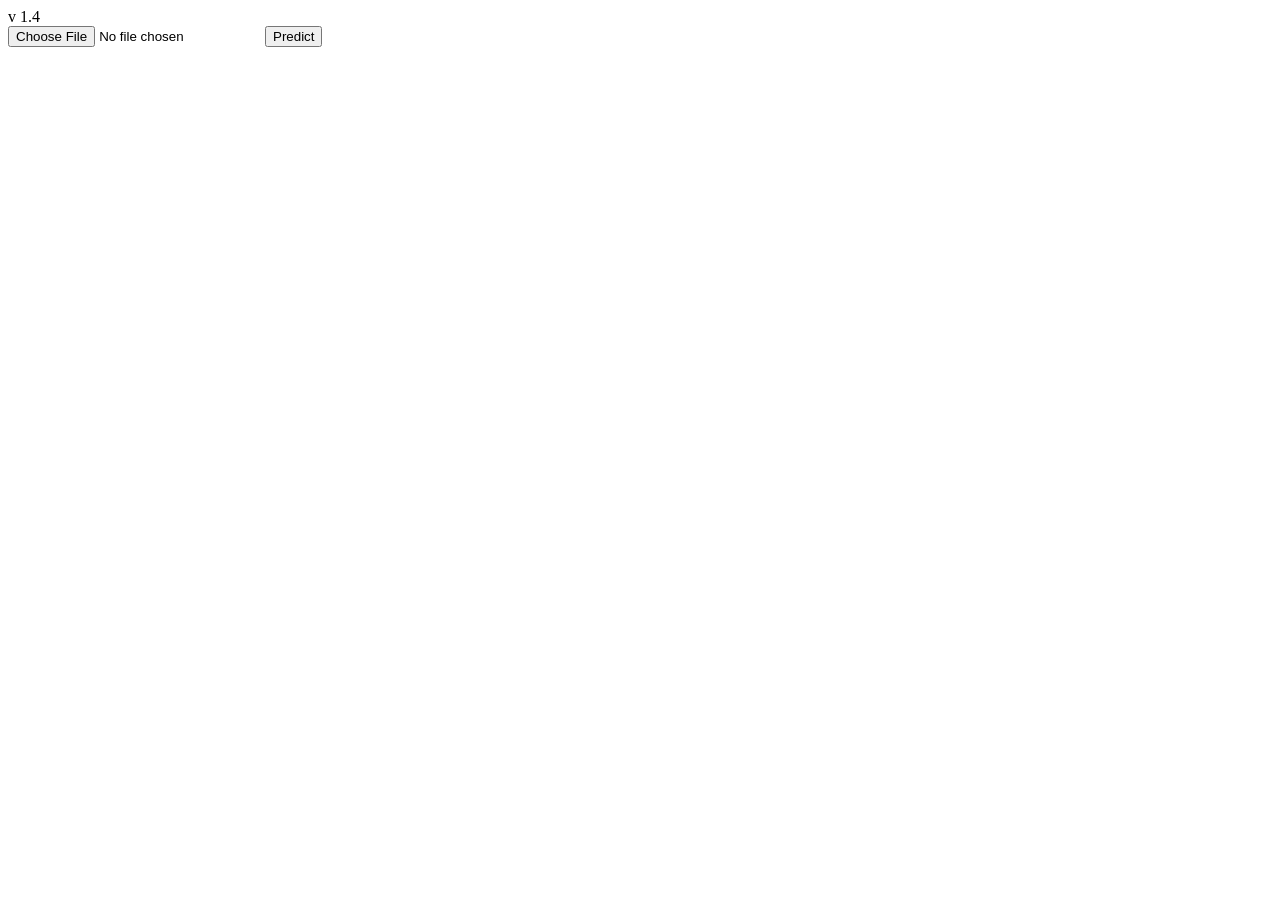
<file: static/index.html>
<html>
    <head>
        <script>
            const API_URL = "/predict"
        </script>        
    </head>
    <body>
        <div>v 1.4</div>
        <form id="form-1">
            <input type="file" id="file-input" accept="image/*" required />
            <button>Predict</button>
        </form>

        <script>
            const form = document.querySelector("#form-1");
            const fileInput = document.querySelector("#file-input");

            

            form.addEventListener("submit", async (event) => {
                event.preventDefault();
                const file = fileInput.files[0];
                if (!file) return;
                const formData = new FormData();
                formData.append("file", file);

                const response = await fetch(API_URL, {
                    method: "POST",
                    body: formData
                });

                let data = await response.json();
                console.log(data);
            })
        </script>
    </body>
</html>
</file>
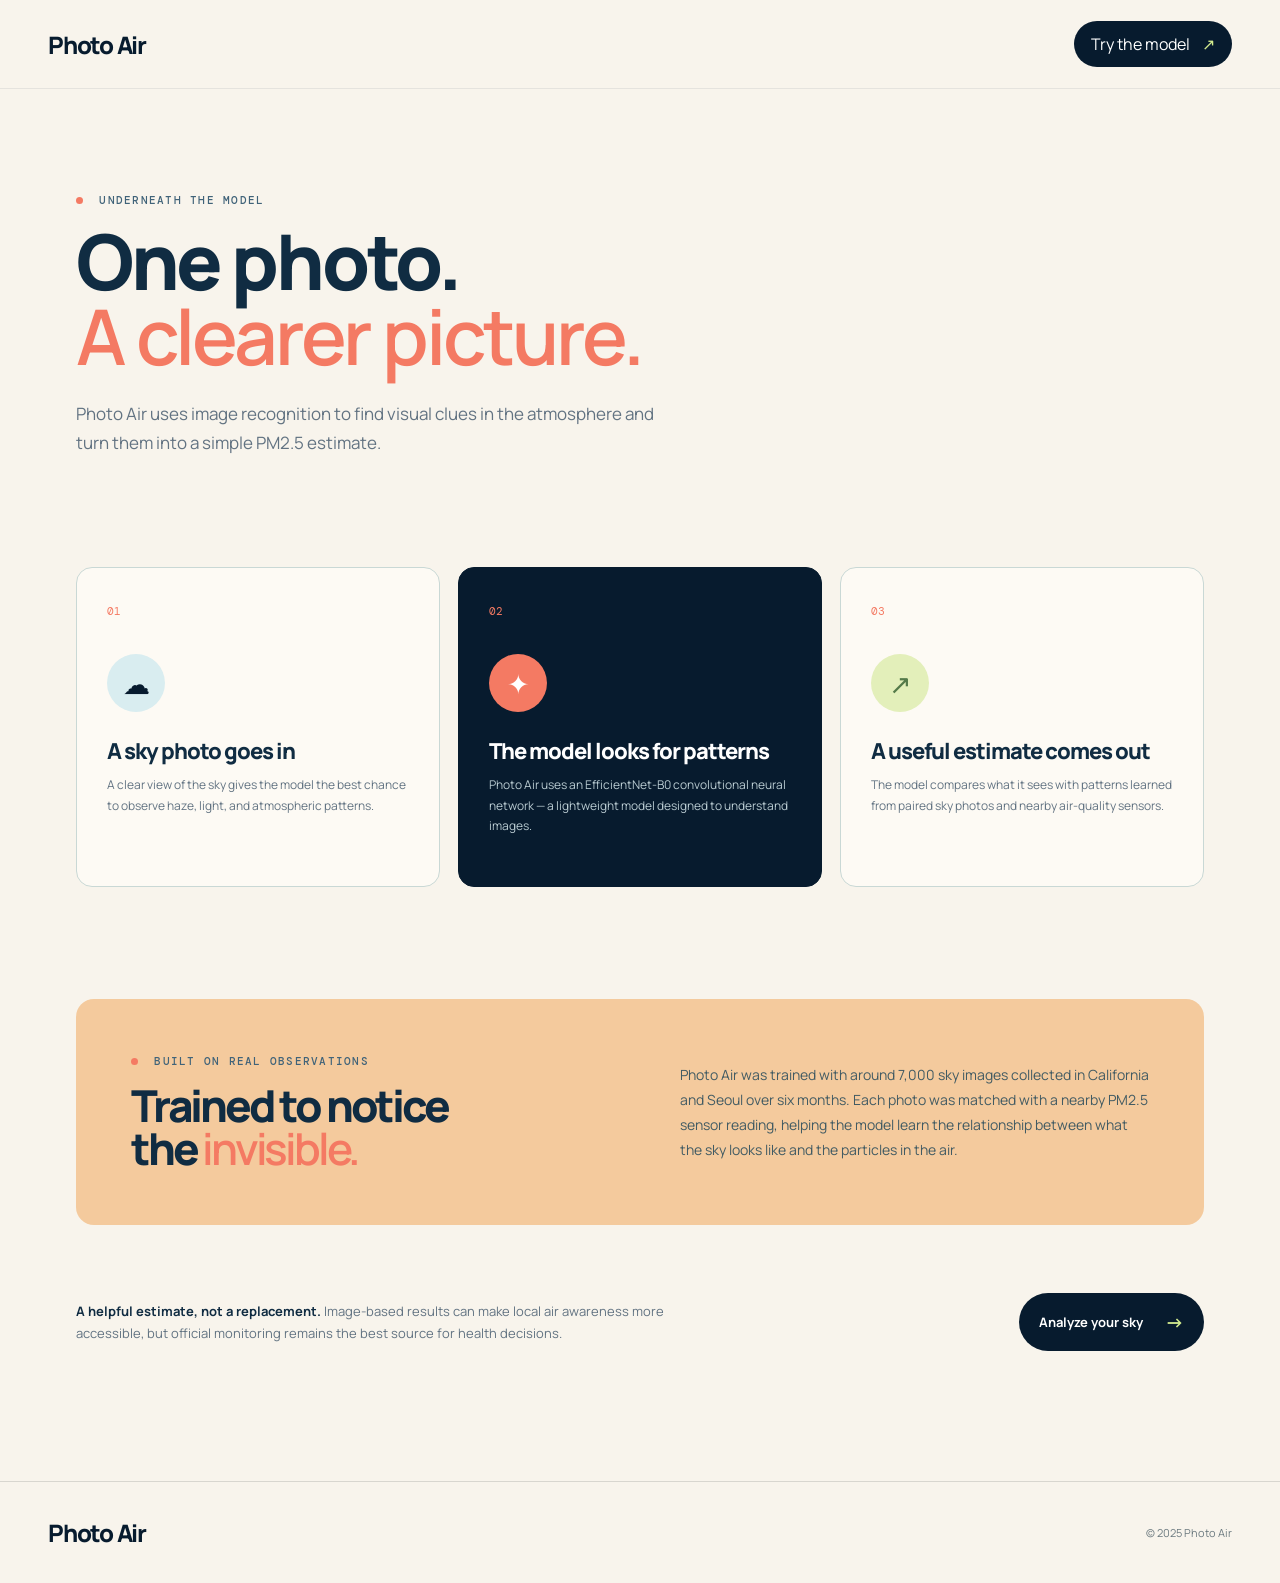
<file: static/approach.html>
<!doctype html>
<html lang="en">
  <head>
    <meta charset="UTF-8" />
    <meta name="viewport" content="width=device-width, initial-scale=1.0" />
    <title>Photo Air..</title>
    <link rel="icon" type="image/svg+xml" href="favicon.svg" />
    <link rel="preconnect" href="https://fonts.googleapis.com" />
    <link rel="preconnect" href="https://fonts.gstatic.com" crossorigin />
    <link href="https://fonts.googleapis.com/css2?family=DM+Mono:wght@400;500&family=Manrope:wght@400;500;600;700;800&display=swap" rel="stylesheet" />
    <link rel="stylesheet" href="styles.css" />
  </head>
  <body class="approach-page">
    <header class="site-header"><a class="brand" href="index.html">Photo Air</a><a class="nav-cta" href="index.html#upload">Try the model <span>↗</span></a></header>
    <main>
      <section class="approach-hero">
        <p class="eyebrow"><i></i> Underneath the model</p>
        <h1>One photo.<br /><em>A clearer picture.</em></h1>
        <p>Photo Air uses image recognition to find visual clues in the atmosphere and turn them into a simple PM2.5 estimate.</p>
      </section>
      <section class="approach-flow">
        <article><span>01</span><div class="flow-icon sky-icon">☁</div><h2>A sky photo goes in</h2><p>A clear view of the sky gives the model the best chance to observe haze, light, and atmospheric patterns.</p></article>
        <article><span>02</span><div class="flow-icon network-icon">✦</div><h2>The model looks for patterns</h2><p>Photo Air uses an EfficientNet-B0 convolutional neural network — a lightweight model designed to understand images.</p></article>
        <article><span>03</span><div class="flow-icon result-icon">↗</div><h2>A useful estimate comes out</h2><p>The model compares what it sees with patterns learned from paired sky photos and nearby air-quality sensors.</p></article>
      </section>
      <section class="approach-data"><div><p class="eyebrow"><i></i> Built on real observations</p><h2>Trained to notice<br />the <em>invisible.</em></h2></div><p>Photo Air was trained with around 7,000 sky images collected in California and Seoul over six months. Each photo was matched with a nearby PM2.5 sensor reading, helping the model learn the relationship between what the sky looks like and the particles in the air.</p></section>
      <section class="approach-note"><p><strong>A helpful estimate, not a replacement.</strong> Image-based results can make local air awareness more accessible, but official monitoring remains the best source for health decisions.</p><a class="button button-primary" href="index.html#upload">Analyze your sky <span>→</span></a></section>
    </main>
    <footer><a class="brand" href="index.html">Photo Air</a><p>© 2025 Photo Air</p></footer>
  </body>
</html>
</file>
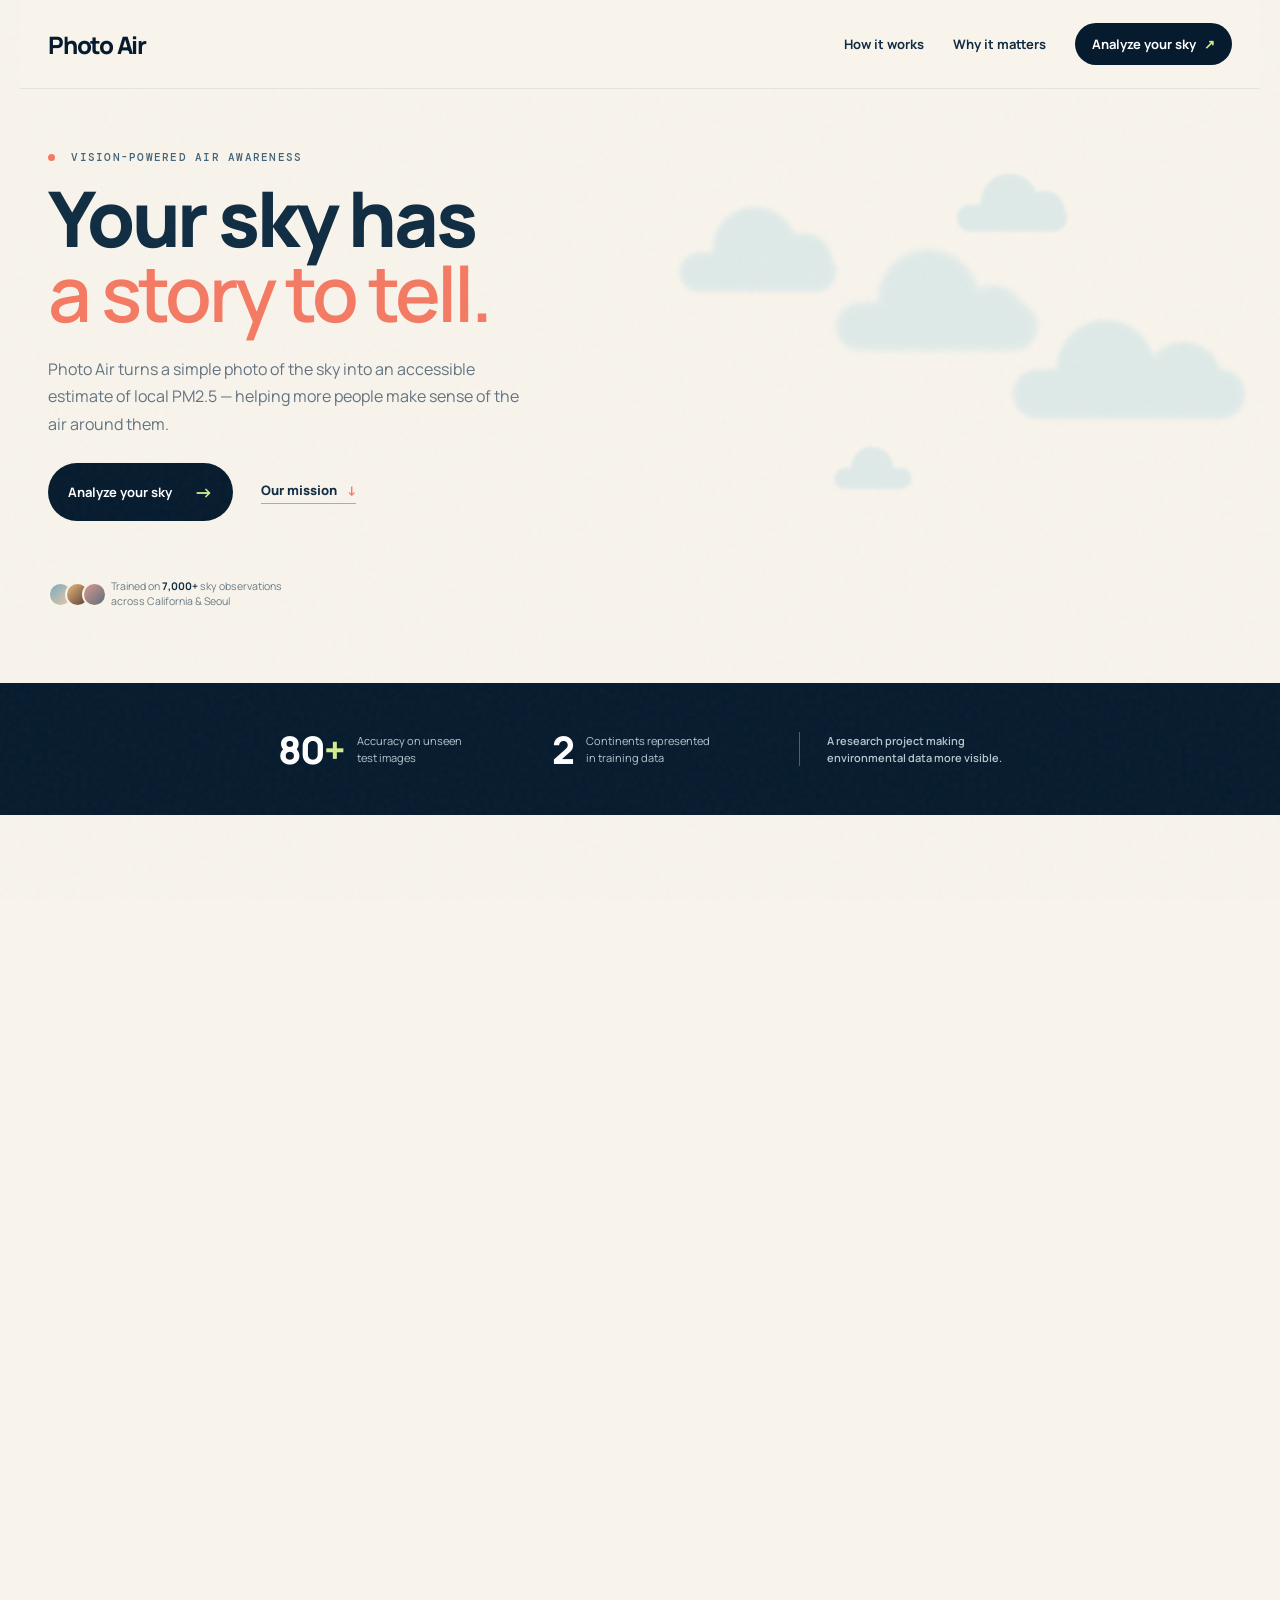
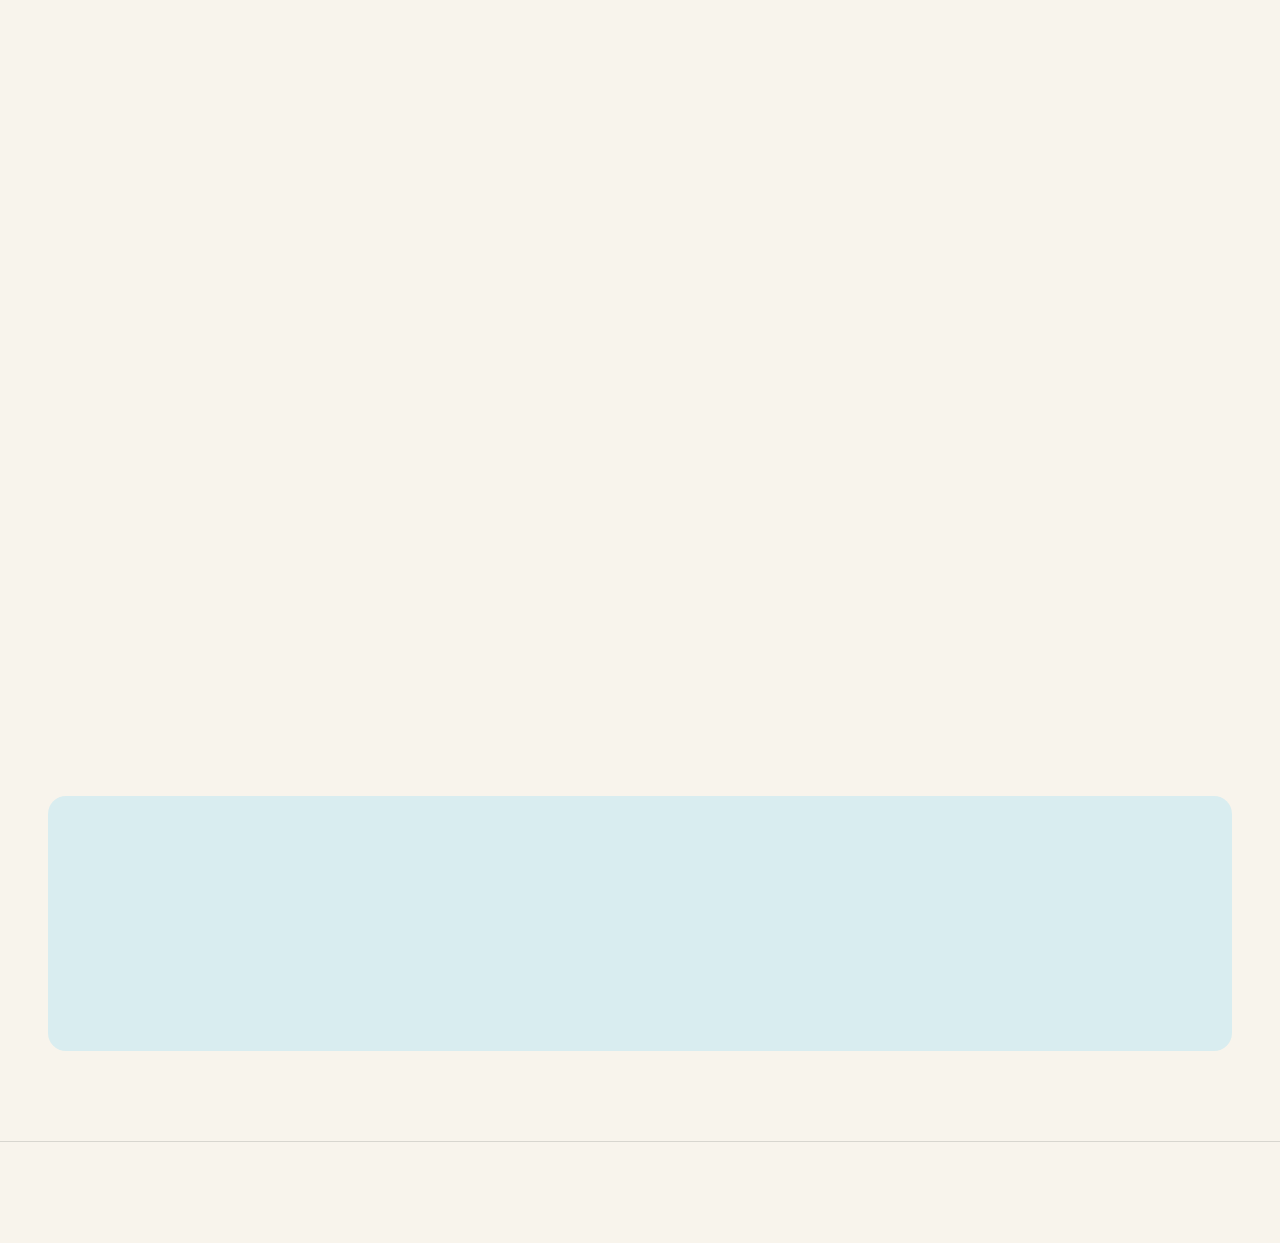
<file: static/index2.html>
<!doctype html>
<html lang="en">
  <head>
    <meta charset="UTF-8" />
    <meta name="viewport" content="width=device-width, initial-scale=1.0" />
    <meta name="theme-color" content="#071b2e" />
    <title>Photo Air</title>
    <link rel="icon" type="image/svg+xml" href="favicon.svg" />
    <link rel="preconnect" href="https://fonts.googleapis.com" />
    <link rel="preconnect" href="https://fonts.gstatic.com" crossorigin />
    <link href="https://fonts.googleapis.com/css2?family=DM+Mono:wght@400;500&family=Manrope:wght@400;500;600;700;800&display=swap" rel="stylesheet" />
    <link rel="stylesheet" href="styles.css" />
  </head>
  <body>
    <div class="noise"></div>
    <header class="site-header">
      <a class="brand" href="#top" aria-label="Photo Air home">Photo Air</a>
      <nav aria-label="Main navigation">
        <a href="#how-it-works">How it works</a>
        <a href="#why-it-matters">Why it matters</a>
        <a href="#upload" class="nav-cta">Analyze your sky <span>↗</span></a>
      </nav>
    </header>

    <main id="top">
      <section class="hero">
        <div class="hero-copy">
          <p class="eyebrow"><i></i> Vision-powered air awareness</p>
          <h1>Your sky has<br /><em>a story to tell.</em></h1>
          <p class="hero-text">Photo Air turns a simple photo of the sky into an accessible estimate of local PM2.5 — helping more people make sense of the air around them.</p>
          <div class="hero-actions">
            <a class="button button-primary" href="#upload">Analyze your sky <span>→</span></a>
            <a class="text-link" href="#why-it-matters">Our mission <span>↓</span></a>
          </div>
          <div class="hero-proof">
            <div class="avatar-stack" aria-hidden="true"><b></b><b></b><b></b></div>
            <p>Trained on <strong>7,000+</strong> sky observations<br />across California &amp; Seoul</p>
          </div>
        </div>
        <div class="hero-art" aria-label="Subtle floating cloud silhouettes">
          <div class="cloud cloud-one"></div><div class="cloud cloud-two"></div><div class="cloud cloud-three"></div>
          <div class="cloud cloud-four"></div><div class="cloud cloud-five"></div>
        </div>
      </section>

      <section class="stats-strip" aria-label="Project metrics">
        <div><span class="stat-number">80<span>+</span></span><p>Accuracy on unseen<br />test images</p></div>
        <div><span class="stat-number">2</span><p>Continents represented<br />in training data</p></div>
        <p class="strip-note">A research project making<br />environmental data more visible.</p>
      </section>

      <section class="how" id="how-it-works">
        <div><p class="eyebrow"><i></i> From image to insight</p><h2>Simple by design.<br /><em>Rigorous underneath.</em></h2><div class="pm-explainer"><span>PM<br />2.5</span><p><strong>What is PM2.5?</strong> Tiny airborne particles — about 30 times smaller than a human hair — that can travel deep into the lungs. Lower levels generally mean cleaner air.</p></div></div>
        <div class="steps">
          <article><span>01</span><h3>Capture</h3><p>Take or upload a photo with a clear, unobstructed view of the sky.</p></article>
          <article><span>02</span><h3>Analyze</h3><p>Our EfficientNet-B0 vision model reads visual atmospheric patterns.</p></article>
          <article><span>03</span><h3>Understand</h3><p>Get a PM2.5 estimate, context, and practical precautions in seconds.</p></article>
        </div>
      </section>

      <section class="upload-section" id="upload">
        <div class="section-heading">
          <p class="eyebrow"><i></i> Try the model</p>
          <h2>What does your<br /><em>sky reveal?</em></h2>
        </div>
        <div class="upload-panel" id="drop-zone">
          <div class="upload-visual"><div class="mini-sun"></div><div class="mini-cloud"></div><div class="mountain"></div></div>
          <div class="upload-content">
            <span class="upload-icon">↑</span>
            <h3>Drop a sky photo here</h3>
            <p>JPG, PNG or HEIC · best results with a clear view of the sky</p>
            <div class="upload-buttons">
              <label class="button button-primary file-button">Choose photo<input id="file-input" type="file" accept="image/*" /></label>
              <label class="button button-ghost file-button">Use camera<input id="camera-input" type="file" accept="image/*" capture="environment" /></label>
            </div>
          </div>
          <p class="privacy-note">◉ Your image is only used for this estimate.</p>
        </div>
      </section>

      <section class="impact" id="why-it-matters">
        <div class="impact-card dark"><p class="eyebrow"><i></i> The challenge</p><h2>Clean-air data<br />shouldn't be a luxury.</h2><p>High-quality monitors are expensive and unevenly distributed, leaving many communities without a clear picture of what they breathe.</p><a href="approach.html" target="_blank" rel="noopener" class="text-link">Learn about the approach <span>→</span></a></div>
        <div class="impact-card coral"><span class="big-quote">“</span><p class="quote">Accessible air awareness can help people with respiratory conditions make more informed choices, wherever they are.</p><div class="quote-line"></div><p class="quote-credit">BUILT FOR EVERYDAY<br />ENVIRONMENTAL AWARENESS</p></div>
      </section>

    </main>

    <section class="feedback-section" id="feedback"><div><p class="eyebrow"><i></i> Help us improve</p><h2>Have feedback for<br /><em>Photo Air?</em></h2></div><div class="feedback-card"><p>Your thoughts can help make air-quality awareness clearer and more useful for everyone.</p><a class="button button-primary" href="mailto:feedback.photo.air@gmail.com">Email us <span>→</span></a><a class="feedback-email" href="mailto:feedback.photo.air@gmail.com">feedback.photo.air@gmail.com</a></div></section>
    <footer><a class="brand" href="#top">Photo Air</a><p>See the air differently. Made for a healthier everyday.</p><p>© 2025 Photo Air</p></footer>

    <div class="modal" id="loading-modal" aria-hidden="true"><div class="loader-card"><div class="scan-image" id="scan-preview"></div><div class="scan-line"></div><p class="eyebrow"><i></i> Reading the atmosphere</p><h3>Analyzing your sky…</h3><p>Identifying visual patterns with our image model.</p><div class="progress"><span></span></div></div></div>
    <section class="results" id="results" aria-live="polite">
      <button class="close-results" id="close-results" aria-label="Close results">×</button>
      <div class="results-top"><p class="eyebrow"><i></i> Your sky analysis</p><p class="timestamp" id="result-time">JUST NOW · IMAGE ESTIMATE</p></div>
      <div class="result-grid">
        <div class="result-photo" id="result-photo"><div class="result-photo-label">ANALYZED SKY<br /><span>VISION MODEL · V1.0</span></div></div>
        <div class="score-area"><p class="score-label">Estimated PM2.5</p><div class="score"><span id="pm-value">18</span><small>μg/m³</small></div><div class="status"><i></i><span id="status-text">Moderate</span></div><p class="meaning" id="meaning-text">Air quality is acceptable. People unusually sensitive to particle pollution may consider limiting prolonged outdoor exertion.</p></div>
      </div>
      <div class="result-bottom"><div class="chart-wrap"><div class="chart-caption"><span>Today's particle level</span><b id="chart-caption">18 μg/m³ · Moderate</b></div><div class="chart"><div class="grid-lines"></div><div class="bars" id="bars"></div><div class="axis"><span>6 AM</span><span>9 AM</span><span>12 PM</span><span>3 PM</span><span>6 PM</span></div></div></div><div class="precautions"><p class="eyebrow"><i></i> A little care goes far</p><h3>Today’s suggestions</h3><ul id="precaution-list"></ul></div></div>
      <button class="button button-primary analyze-again" id="analyze-again">Analyze another sky <span>→</span></button>
      <p class="disclaimer">This is an image-based estimate, not a replacement for local regulatory air-quality monitoring.</p>
    </section>
    <script src="script.js"></script>
  </body>
</html>
</file>
<file: static/styles.css>
:root{--navy:#071b2e;--blue:#95d5e8;--cream:#f8f4ec;--coral:#f47a63;--ink:#102c42;--muted:#627382;--lime:#d3ec8e}*{box-sizing:border-box}html{scroll-behavior:smooth}body{margin:0;background:var(--cream);color:var(--ink);font-family:Manrope,Arial,sans-serif}.noise{position:fixed;inset:0;pointer-events:none;opacity:.06;z-index:9;background-image:url("data:image/svg+xml,%3Csvg viewBox='0 0 180 180' xmlns='http://www.w3.org/2000/svg'%3E%3Cfilter id='n'%3E%3CfeTurbulence type='fractalNoise' baseFrequency='.9' numOctaves='3' stitchTiles='stitch'/%3E%3C/filter%3E%3Crect width='100%25' height='100%25' filter='url(%23n)' opacity='.55'/%3E%3C/svg%3E")}.site-header{height:88px;display:flex;align-items:center;justify-content:space-between;max-width:1240px;margin:auto;padding:0 28px}.brand{font-size:24px;letter-spacing:-1.6px;font-weight:800;text-decoration:none;color:var(--navy)}.brand>span:last-child{font-family:'Playfair Display',serif;font-weight:600;font-style:italic}.brand-mark{display:inline-grid;place-items:center;width:25px;height:25px;margin-right:2px;border-radius:50%;background:var(--coral);font-family:'Playfair Display',serif;color:white;font-style:italic;font-size:19px}nav{display:flex;align-items:center;gap:29px}nav a{font-size:13px;font-weight:700;color:var(--ink);text-decoration:none}.nav-cta{background:var(--navy);color:white!important;border-radius:30px;padding:12px 17px}.nav-cta span{color:var(--lime);margin-left:5px}.hero{max-width:1240px;margin:22px auto 62px;padding:35px 28px 20px;display:grid;grid-template-columns:1fr 1.05fr;align-items:center;gap:50px;min-height:520px}.eyebrow{font:500 11px 'DM Mono',monospace;text-transform:uppercase;letter-spacing:1.25px;margin:0 0 16px;color:#406379}.eyebrow i{display:inline-block;width:7px;height:7px;border-radius:50%;background:var(--coral);margin-right:8px}h1,h2{letter-spacing:-3.2px;line-height:.98;margin:0;font-size:clamp(48px,6vw,80px);font-weight:800}h1 em,h2 em{font-family:'Playfair Display',serif;font-weight:600;color:var(--coral)}.hero-text{max-width:485px;font-size:16px;line-height:1.72;color:var(--muted);margin:25px 0}.hero-actions{display:flex;align-items:center;gap:28px}.button{cursor:pointer;border:0;font:700 13px Manrope,sans-serif;text-decoration:none;display:inline-flex;gap:22px;align-items:center;border-radius:30px;padding:16px 20px;transition:.2s transform,.2s background}.button:hover{transform:translateY(-2px)}.button-primary{background:var(--navy);color:white}.button-primary span{font-size:19px;color:var(--lime)}.text-link{font-size:13px;font-weight:800;color:var(--ink);text-decoration:none;border-bottom:1px solid #9db0bb;padding-bottom:4px}.text-link span{margin-left:7px;color:var(--coral)}.hero-proof{margin-top:47px;display:flex;align-items:center;gap:12px}.avatar-stack{display:flex}.avatar-stack b{width:25px;height:25px;border:2px solid var(--cream);border-radius:50%;margin-right:-8px;background:linear-gradient(135deg,#79abc1,#eec8a7)}.avatar-stack b:nth-child(2){background:linear-gradient(135deg,#ebb87f,#563a30)}.avatar-stack b:nth-child(3){background:linear-gradient(135deg,#d99893,#5c6e77)}.hero-proof p{font-size:10.5px;line-height:1.5;color:#677985}.hero-proof strong{color:var(--ink)}.hero-art{height:480px;position:relative;overflow:hidden;border-radius:220px 220px 32px 32px;background:linear-gradient(160deg,#78c6e2 2%,#d7f1ed 50%,#f7d7a2 100%);isolation:isolate}.sun-glow{position:absolute;width:250px;height:250px;border-radius:50%;background:#fff0ae;filter:blur(25px);left:38%;top:10%;opacity:.75}.sun{position:absolute;width:88px;height:88px;border-radius:50%;background:#ffe49a;top:21%;left:49%;box-shadow:0 0 48px #fff4ae}.cloud{position:absolute;border-radius:50px;background:#fff;opacity:.8;filter:blur(1px)}.cloud:before,.cloud:after{content:"";position:absolute;border-radius:50%;background:inherit}.cloud-one{width:120px;height:30px;top:25%;left:7%}.cloud-one:before{width:65px;height:65px;bottom:0;left:25px}.cloud-one:after{width:45px;height:45px;bottom:0;left:72px}.cloud-two{width:160px;height:34px;top:54%;right:-15px;opacity:.55}.cloud-two:before{width:68px;height:68px;bottom:0;left:30px}.cloud-two:after{width:53px;height:53px;bottom:0;left:91px}.cloud-three{width:84px;height:23px;top:39%;left:26%;opacity:.65}.cloud-three:before{width:46px;height:46px;bottom:0;left:18px}.hill{position:absolute;bottom:-6%;border-radius:50% 50% 0 0;transform:rotate(-7deg)}.hill-back{width:130%;height:35%;background:#719d84;left:-20%;opacity:.65}.hill-front{width:100%;height:25%;background:#416b61;right:-20%;bottom:-10%;transform:rotate(9deg)}.lens{position:absolute;z-index:2;width:178px;height:178px;border-radius:50%;right:13%;top:43%;border:10px solid rgba(255,255,255,.88);background:rgba(7,27,46,.83);color:white;display:flex;align-items:center;justify-content:center;flex-direction:column;box-shadow:0 12px 30px #19384555}.lens span{font:500 12px 'DM Mono';color:var(--lime);letter-spacing:2px}.lens strong{font-size:57px;letter-spacing:-4px;line-height:.9}.lens small{font:10px 'DM Mono';opacity:.8}.floating-card{position:absolute;z-index:2;top:12%;right:9%;padding:11px 14px;background:#fff;border-radius:12px;font:11px 'DM Mono';box-shadow:0 8px 20px #21536c22}.floating-card b{color:#4a976d;margin-left:7px}.pulse{display:inline-block;width:7px;height:7px;border-radius:50%;background:#67b98a;margin-right:5px}.orbit{position:absolute;border:1px solid #fff8;border-radius:50%;z-index:1}.orbit-one{width:330px;height:330px;left:20%;top:15%}.orbit-two{width:470px;height:470px;left:5%;top:0}.stats-strip{background:var(--navy);color:#fff;min-height:150px;display:flex;align-items:center;justify-content:center;gap:clamp(25px,7vw,110px);padding:26px}.stats-strip>div{display:flex;align-items:center;gap:13px}.stat-number{font-size:38px;font-weight:800;letter-spacing:-2px}.stat-number span{color:var(--lime)}.stats-strip p{margin:0;color:#b6c9d1;font-size:11px;line-height:1.55}.strip-note{font-family:'Playfair Display',serif;font-style:italic;border-left:1px solid #486070;padding-left:27px}.upload-section{max-width:1184px;margin:130px auto;padding:0 28px;display:grid;grid-template-columns:.72fr 1.28fr;gap:70px;align-items:center}.upload-section h2,.impact h2,.how h2{font-size:clamp(36px,4vw,56px)}.upload-panel{min-height:347px;position:relative;border:1.5px dashed #9bb3be;border-radius:20px;background:#e9f3f0;overflow:hidden;display:flex;align-items:center;justify-content:center;text-align:center;transition:.2s}.upload-panel.dragging{background:#d8edf1;border-color:var(--navy);transform:scale(1.01)}.upload-visual{position:absolute;inset:0;opacity:.8;overflow:hidden;background:linear-gradient(145deg,#bde2e9,#f6dfad)}.mini-sun{position:absolute;width:120px;height:120px;right:8%;top:8%;border-radius:50%;background:#ffeb9e}.mini-cloud{position:absolute;width:170px;height:37px;left:-15px;top:30%;border-radius:40px;background:#fff9}.mini-cloud:before{content:"";position:absolute;width:90px;height:90px;border-radius:50%;background:#fff9;left:30px;bottom:0}.mountain{position:absolute;width:150%;height:45%;bottom:-28%;left:-25%;border-radius:50% 50% 0 0;background:#76a391;transform:rotate(-8deg)}.upload-content{z-index:1;position:relative;display:flex;align-items:center;flex-direction:column}.upload-icon{width:45px;height:45px;display:grid;place-items:center;border-radius:50%;background:#fff;color:var(--coral);font-size:24px;margin-bottom:11px}.upload-content h3{margin:0;font-size:20px;letter-spacing:-.8px}.upload-content p{font-size:11px;color:#5a7281;margin:8px 0 21px}.upload-buttons{display:flex;gap:10px}.button-ghost{background:#fff;color:var(--ink);padding:14px 16px}.file-button input{position:absolute;width:1px;height:1px;opacity:0}.privacy-note{z-index:2;position:absolute;bottom:7px;font:10px 'DM Mono';color:#55717d}.impact{max-width:1184px;margin:0 auto 130px;padding:0 28px;display:grid;grid-template-columns:1fr 1fr;gap:18px}.impact-card{min-height:365px;border-radius:18px;padding:47px;position:relative}.impact-card.dark{background:var(--navy);color:white}.impact-card.dark .eyebrow{color:#a9c5d2}.impact-card.dark .eyebrow i{background:var(--lime)}.impact-card.dark h2{font-size:44px}.impact-card.dark>p:not(.eyebrow){max-width:415px;color:#b5cad2;font-size:13px;line-height:1.75;margin:22px 0}.impact-card.dark .text-link{color:white;border-color:#65808e}.impact-card.coral{background:var(--coral);color:var(--navy);display:flex;flex-direction:column;justify-content:center}.big-quote{font:78px 'Playfair Display';line-height:.5;color:#ffd3ae}.quote{font-family:'Playfair Display';font-size:25px;line-height:1.24;max-width:395px;margin:20px 0}.quote-line{height:1px;width:55px;background:var(--navy);margin:4px 0 13px}.quote-credit{font:10px 'DM Mono';letter-spacing:1px;line-height:1.55}.how{max-width:1184px;margin:0 auto 110px;padding:0 28px;display:grid;grid-template-columns:1fr 1.2fr;gap:70px}.steps{border-top:1px solid #cbd4d2}.steps article{position:relative;padding:21px 0 18px 54px;border-bottom:1px solid #cbd4d2}.steps span{position:absolute;left:0;font:11px 'DM Mono';color:var(--coral)}.steps h3{font-size:17px;margin:0 0 7px}.steps p{font-size:12px;line-height:1.6;color:var(--muted);max-width:390px;margin:0}footer{border-top:1px solid #d8d6cf;padding:32px max(28px,calc((100vw - 1184px)/2));display:flex;justify-content:space-between;align-items:center}footer p{font-size:11px;color:#6d7b80}.modal{position:fixed;z-index:20;inset:0;background:#071b2edb;display:none;place-items:center;padding:25px}.modal.show{display:grid}.loader-card{width:min(390px,100%);background:var(--cream);border-radius:19px;padding:22px;text-align:center;position:relative;overflow:hidden}.scan-image{height:180px;border-radius:12px;background:linear-gradient(150deg,#83cde5,#f2d99e 64%,#658773);background-size:cover;background-position:center;margin-bottom:21px}.scan-line{position:absolute;left:22px;right:22px;height:2px;top:94px;background:var(--coral);box-shadow:0 0 8px var(--coral);animation:scan 1.4s infinite alternate}.loader-card h3{letter-spacing:-.6px;margin:0;font-size:21px}.loader-card>p:not(.eyebrow){font-size:12px;color:var(--muted);margin:8px 0 19px}.progress{height:5px;background:#d9e0dd;border-radius:9px;overflow:hidden}.progress span{display:block;height:100%;background:var(--coral);width:25%;animation:load 1.9s forwards}@keyframes scan{to{transform:translateY(164px)}}@keyframes load{to{width:100%}}.results{display:none;position:fixed;z-index:18;overflow:auto;inset:0;background:var(--cream);padding:38px max(30px,calc((100vw - 1100px)/2)) 50px}.results.show{display:block}.close-results{position:fixed;right:28px;top:24px;width:42px;height:42px;border:1px solid #bdc9ca;background:var(--cream);border-radius:50%;font-size:26px;color:var(--ink);cursor:pointer}.results-top{display:flex;justify-content:space-between;margin:12px 0 25px}.timestamp{font:10px 'DM Mono';color:#6c7d83}.result-grid{display:grid;grid-template-columns:1.05fr .95fr;gap:75px;align-items:center}.result-photo{height:350px;border-radius:16px;background:linear-gradient(160deg,#85cae0 8%,#e1e8d0 50%,#f2c588 100%);background-size:cover;background-position:center;position:relative;overflow:hidden}.result-photo:after{content:"";position:absolute;inset:55% 0 0;background:linear-gradient(160deg,transparent 20%,#5c7966 21%,#38594f 100%)}.result-photo-label{position:absolute;z-index:1;bottom:19px;left:20px;color:#fff;font:11px 'DM Mono';letter-spacing:1px}.result-photo-label span{font-size:8px;opacity:.75}.score-label{font:12px 'DM Mono';text-transform:uppercase;letter-spacing:1.4px;color:#5a7180}.score{display:flex;align-items:baseline;gap:12px;color:var(--navy)}.score span{font-size:clamp(90px,12vw,150px);font-weight:800;line-height:.9;letter-spacing:-9px}.score small{font:14px 'DM Mono'}.status{margin:17px 0 13px;display:flex;gap:8px;align-items:center;font-size:17px;font-weight:800}.status i{width:10px;height:10px;border-radius:50%;background:#e9a84a}.meaning{font-size:13px;line-height:1.75;color:var(--muted);max-width:415px}.result-bottom{display:grid;grid-template-columns:1.1fr .9fr;gap:75px;margin-top:52px;padding-top:28px;border-top:1px solid #ced5d1}.chart-caption{display:flex;justify-content:space-between;font:10px 'DM Mono';color:#6e7c81;margin-bottom:15px}.chart-caption b{color:var(--coral)}.chart{height:145px;position:relative;border-bottom:1px solid #90a1a2}.grid-lines{position:absolute;inset:0;background:repeating-linear-gradient(to bottom,transparent 0,transparent 35px,#cdd8d3 36px)}.bars{height:100%;display:flex;align-items:end;justify-content:space-around;position:relative;padding:0 15px}.bars i{display:block;width:35px;border-radius:6px 6px 0 0;background:#93cbd8;transition:height .5s}.bars i:last-child{background:var(--coral)}.axis{display:flex;justify-content:space-between;margin-top:7px;font:9px 'DM Mono';color:#7a898a}.precautions{background:#e3efba;padding:23px 26px;border-radius:12px}.precautions .eyebrow{margin-bottom:8px;color:#607944}.precautions .eyebrow i{background:#668f53}.precautions h3{font-size:18px;margin:0 0 10px}.precautions ul{margin:0;padding:0;list-style:none}.precautions li{font-size:11px;line-height:1.5;margin:6px 0;padding-left:17px;position:relative}.precautions li:before{content:'↗';position:absolute;left:0;color:#698f4f}.analyze-again{margin:35px auto 14px}.disclaimer{text-align:center;color:#788486;font-size:10px;margin:0}@media(max-width:760px){.site-header{height:70px;padding:0 20px}nav a:not(.nav-cta){display:none}.hero{padding:20px 23px 0;margin:0 0 45px;grid-template-columns:1fr;gap:32px}.hero-art{height:360px;order:-1;border-radius:150px 150px 22px 22px}h1{font-size:54px}.hero-proof{margin-top:28px}.stats-strip{display:grid;grid-template-columns:1fr 1fr;gap:18px;padding:25px}.stats-strip .strip-note{display:none}.stats-strip>div{gap:8px}.stat-number{font-size:31px}.upload-section{margin:80px auto;grid-template-columns:1fr;gap:28px;padding:0 23px}.upload-panel{min-height:330px}.upload-buttons{flex-direction:column}.impact{grid-template-columns:1fr;padding:0 23px;margin-bottom:80px}.impact-card{padding:35px;min-height:315px}.impact-card.dark h2{font-size:38px}.how{grid-template-columns:1fr;gap:35px;padding:0 23px;margin-bottom:70px}footer{padding:25px 23px;display:block}footer p{margin:10px 0}.results{padding:22px 23px 40px}.results-top{padding-right:42px}.timestamp{font-size:8px}.result-grid,.result-bottom{grid-template-columns:1fr;gap:28px}.result-photo{height:260px}.score span{font-size:110px}.result-bottom{margin-top:32px}.close-results{right:18px;top:16px}.chart{height:125px}.precautions{padding:21px}.hero-actions{gap:17px}.floating-card{right:5%}.lens{right:9%;top:46%}}

.site-header{position:sticky;top:0;z-index:17;background:rgba(248,244,236,.94);backdrop-filter:blur(12px);box-shadow:0 1px 0 rgba(16,44,66,.08)}
.brand>span:last-child,.brand-mark,h1 em,h2 em,.strip-note,.big-quote,.quote{font-family:Manrope,Arial,sans-serif;font-style:normal}.brand>span:last-child{font-weight:800}.brand-mark{font-size:14px;font-weight:800}.strip-note{font-weight:600}.quote{font-weight:700;letter-spacing:-.8px}
.hero-art{background:linear-gradient(160deg,#82cce5 0%,#ccebea 58%,#f9dfb1 100%)}.cloud-four{width:130px;height:32px;top:12%;left:11%;opacity:.72}.cloud-four:before{width:68px;height:68px;bottom:0;left:28px}.cloud-four:after{width:48px;height:48px;bottom:0;left:79px}.cloud-five{width:130px;height:31px;top:58%;left:35%;opacity:.9}.cloud-five:before{width:65px;height:65px;bottom:0;left:27px}.cloud-five:after{width:42px;height:42px;bottom:0;left:80px}.floating-card{right:10%;top:16%;font-size:10px}.floating-card b{display:none}
.pm-explainer{display:flex;gap:15px;align-items:center;max-width:450px;margin-top:29px;padding:16px 17px;background:#e3efba;border-radius:12px}.pm-explainer>span{display:block;color:#537946;font:800 17px/1 Manrope,sans-serif;letter-spacing:-1px}.pm-explainer p{margin:0;color:#4d6554;font-size:11px;line-height:1.55}.pm-explainer strong{display:block;color:var(--ink);margin-bottom:3px;font-size:12px}
@media(max-width:760px){.site-header{position:sticky}.pm-explainer{margin-top:22px}.cloud-five{left:20%;top:62%}}

.brand{letter-spacing:-1.25px}.brand-mark{display:none}.hero-art{height:390px;background:transparent;border-radius:0;overflow:visible}.hero-art .cloud{background:#a8d5e2;filter:blur(2px);opacity:.3}.hero-art .cloud-one{top:17%;left:8%;transform:scale(1.3)}.hero-art .cloud-two{top:48%;right:4%;transform:scale(1.45)}.hero-art .cloud-three{top:71%;left:31%;transform:scale(.92)}.hero-art .cloud-four{top:3%;left:51%;transform:scale(.85)}.hero-art .cloud-five{top:31%;left:38%;transform:scale(1.55)}.hero-art .sun,.hero-art .sun-glow,.hero-art .hill,.hero-art .floating-card,.hero-art .lens,.hero-art .orbit{display:none}
.how{grid-template-columns:minmax(0,1fr) minmax(0,1fr);gap:90px;align-items:center;min-height:420px;margin-bottom:125px}.how>div:first-child{padding:28px 0}.steps{align-self:center}.steps article{min-height:102px;display:flex;flex-direction:column;justify-content:center}.footer-contact{color:var(--ink);font-size:11px;font-weight:800;text-decoration:none;border-bottom:1px solid #aab8b4;padding-bottom:3px}
.reveal{opacity:0;transform:translateY(24px);transition:opacity .65s ease,transform .65s ease}.reveal.is-visible{opacity:1;transform:translateY(0)}.stats-strip>.reveal:nth-child(2),.steps.reveal{transition-delay:.1s}.impact-card.reveal:nth-child(2){transition-delay:.12s}
@media(max-width:760px){.hero-art{height:220px;order:-1}.hero-art .cloud-two{right:-8%;top:58%}.hero-art .cloud-five{left:28%;top:18%}.how{min-height:0;gap:24px}.how>div:first-child{padding:0}.reveal{transform:translateY(16px)}footer .footer-contact{display:inline-block}}

main>section{scroll-margin-top:110px}.hero{margin:0 auto;padding-top:62px;padding-bottom:62px}.stats-strip{min-height:132px}.how,.upload-section,.impact{margin-top:112px;margin-bottom:112px}.how{margin-bottom:112px}.upload-section{margin-top:0}.impact{margin-top:0}.feedback-section{max-width:1184px;margin:0 auto 90px;padding:45px 48px;background:#d9edf0;border-radius:18px;display:grid;grid-template-columns:1fr 1fr;align-items:center;gap:80px}.feedback-section h2{font-size:clamp(35px,4vw,52px)}.feedback-card{border-left:1px solid #9cc4cd;padding-left:42px}.feedback-card p{font-size:14px;line-height:1.7;color:#486776;margin:0 0 22px;max-width:370px}.feedback-email{display:block;width:max-content;margin-top:17px;color:var(--ink);font:700 12px Manrope,sans-serif;text-decoration:none;border-bottom:1px solid #89a6ad;padding-bottom:3px}footer{gap:25px;flex-wrap:wrap}

.approach-page .site-header{max-width:none;padding-left:max(28px,calc((100vw - 1184px)/2));padding-right:max(28px,calc((100vw - 1184px)/2))}.approach-page main{max-width:1184px;margin:0 auto;padding:0 28px}.approach-hero{max-width:760px;padding:105px 0 92px}.approach-hero h1{margin-bottom:25px}.approach-hero>p:not(.eyebrow){max-width:590px;font-size:17px;line-height:1.75;color:var(--muted)}.approach-flow{display:grid;grid-template-columns:repeat(3,1fr);gap:18px;margin-bottom:112px}.approach-flow article{min-height:320px;padding:30px;border:1px solid #c9d8d5;border-radius:16px;background:#fdfaf4;position:relative}.approach-flow article:nth-child(2){background:var(--navy);color:white;border-color:var(--navy)}.approach-flow article>span{font:11px 'DM Mono';color:var(--coral)}.flow-icon{width:58px;height:58px;display:grid;place-items:center;margin:34px 0 27px;border-radius:50%;background:#d9edf0;font-size:27px;color:var(--navy)}.network-icon{background:#f47a63;color:white}.result-icon{background:#e3efba;color:#547a49}.approach-flow h2{font-size:22px;letter-spacing:-1px;line-height:1.1;margin-bottom:10px}.approach-flow p{font-size:12px;line-height:1.7;color:var(--muted)}.approach-flow article:nth-child(2) p{color:#b9cbd1}.approach-data{background:#f4ca9d;border-radius:18px;padding:55px;display:grid;grid-template-columns:1fr 1fr;gap:80px;align-items:center;margin-bottom:28px}.approach-data h2{font-size:44px}.approach-data>p{font-size:14px;line-height:1.8;color:#425b63;margin:0}.approach-note{margin:0 0 90px;padding:34px 0;display:flex;gap:40px;justify-content:space-between;align-items:center}.approach-note p{max-width:650px;font-size:13px;line-height:1.7;color:var(--muted)}.approach-note strong{color:var(--ink)}
@media(max-width:760px){.hero{padding-top:42px;padding-bottom:40px}.how,.upload-section,.impact{margin-top:74px;margin-bottom:74px}.feedback-section{margin:0 23px 65px;padding:32px 28px;grid-template-columns:1fr;gap:28px}.feedback-card{border-left:0;border-top:1px solid #9cc4cd;padding:24px 0 0}.approach-hero{padding:67px 0 55px}.approach-flow{grid-template-columns:1fr;margin-bottom:70px}.approach-data{padding:34px 27px;grid-template-columns:1fr;gap:25px;margin-bottom:0}.approach-data h2{font-size:36px}.approach-note{display:block;margin-bottom:55px}.approach-note .button{margin-top:14px}}

.approach-page .nav-cta{text-decoration:none;display:inline-flex;align-items:center;gap:7px}
</file>
